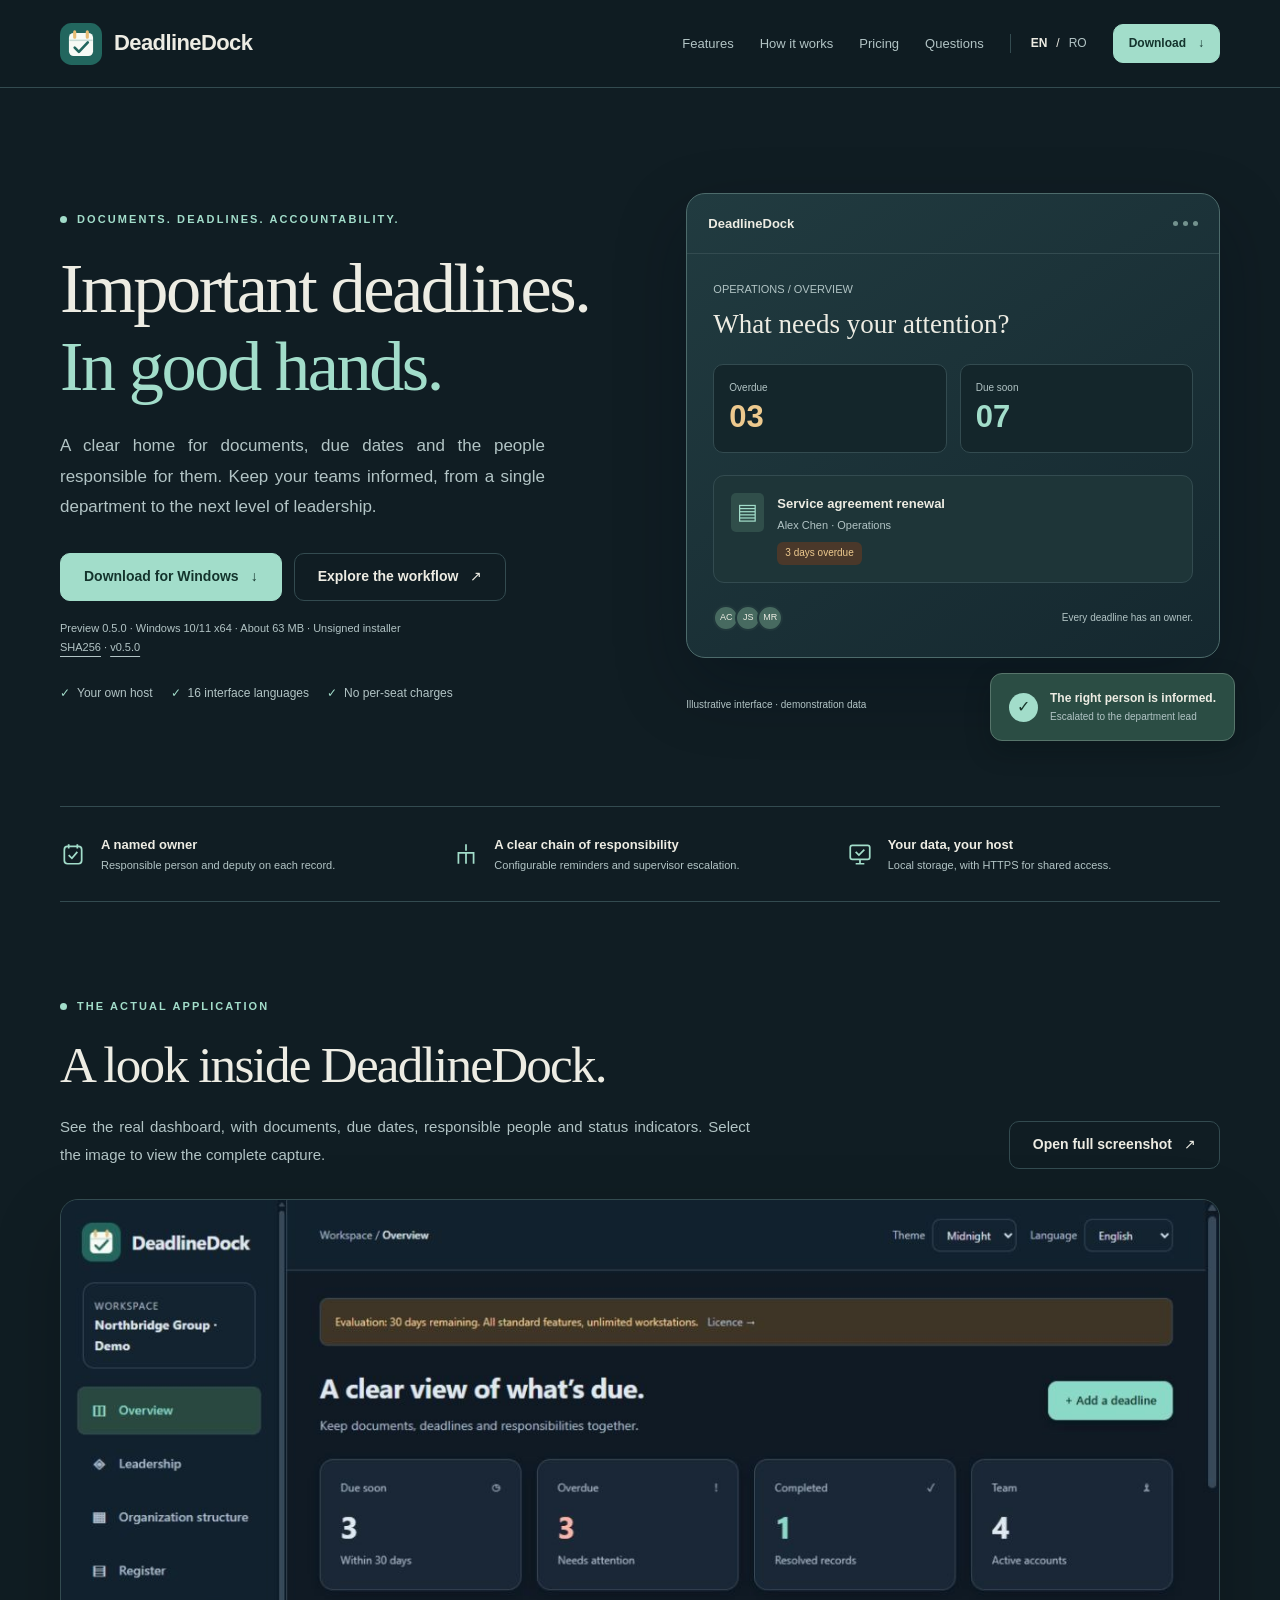
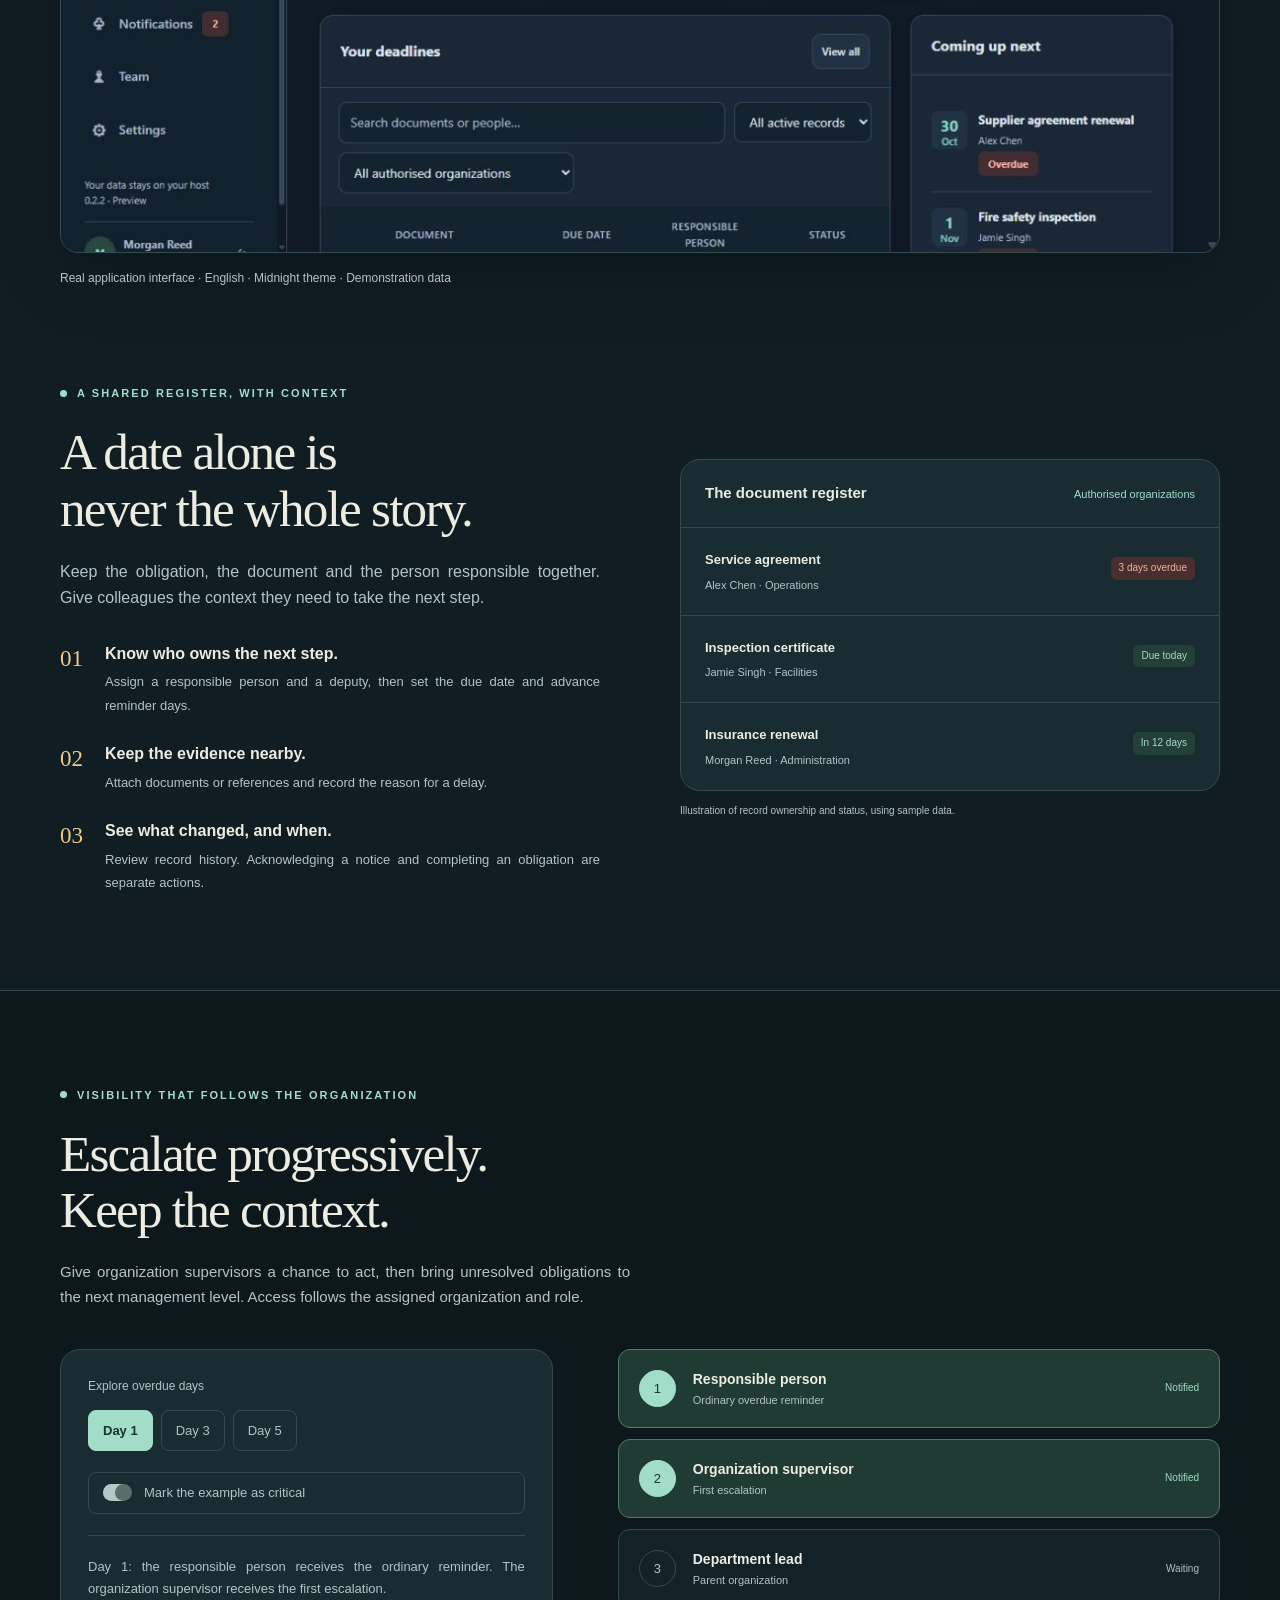
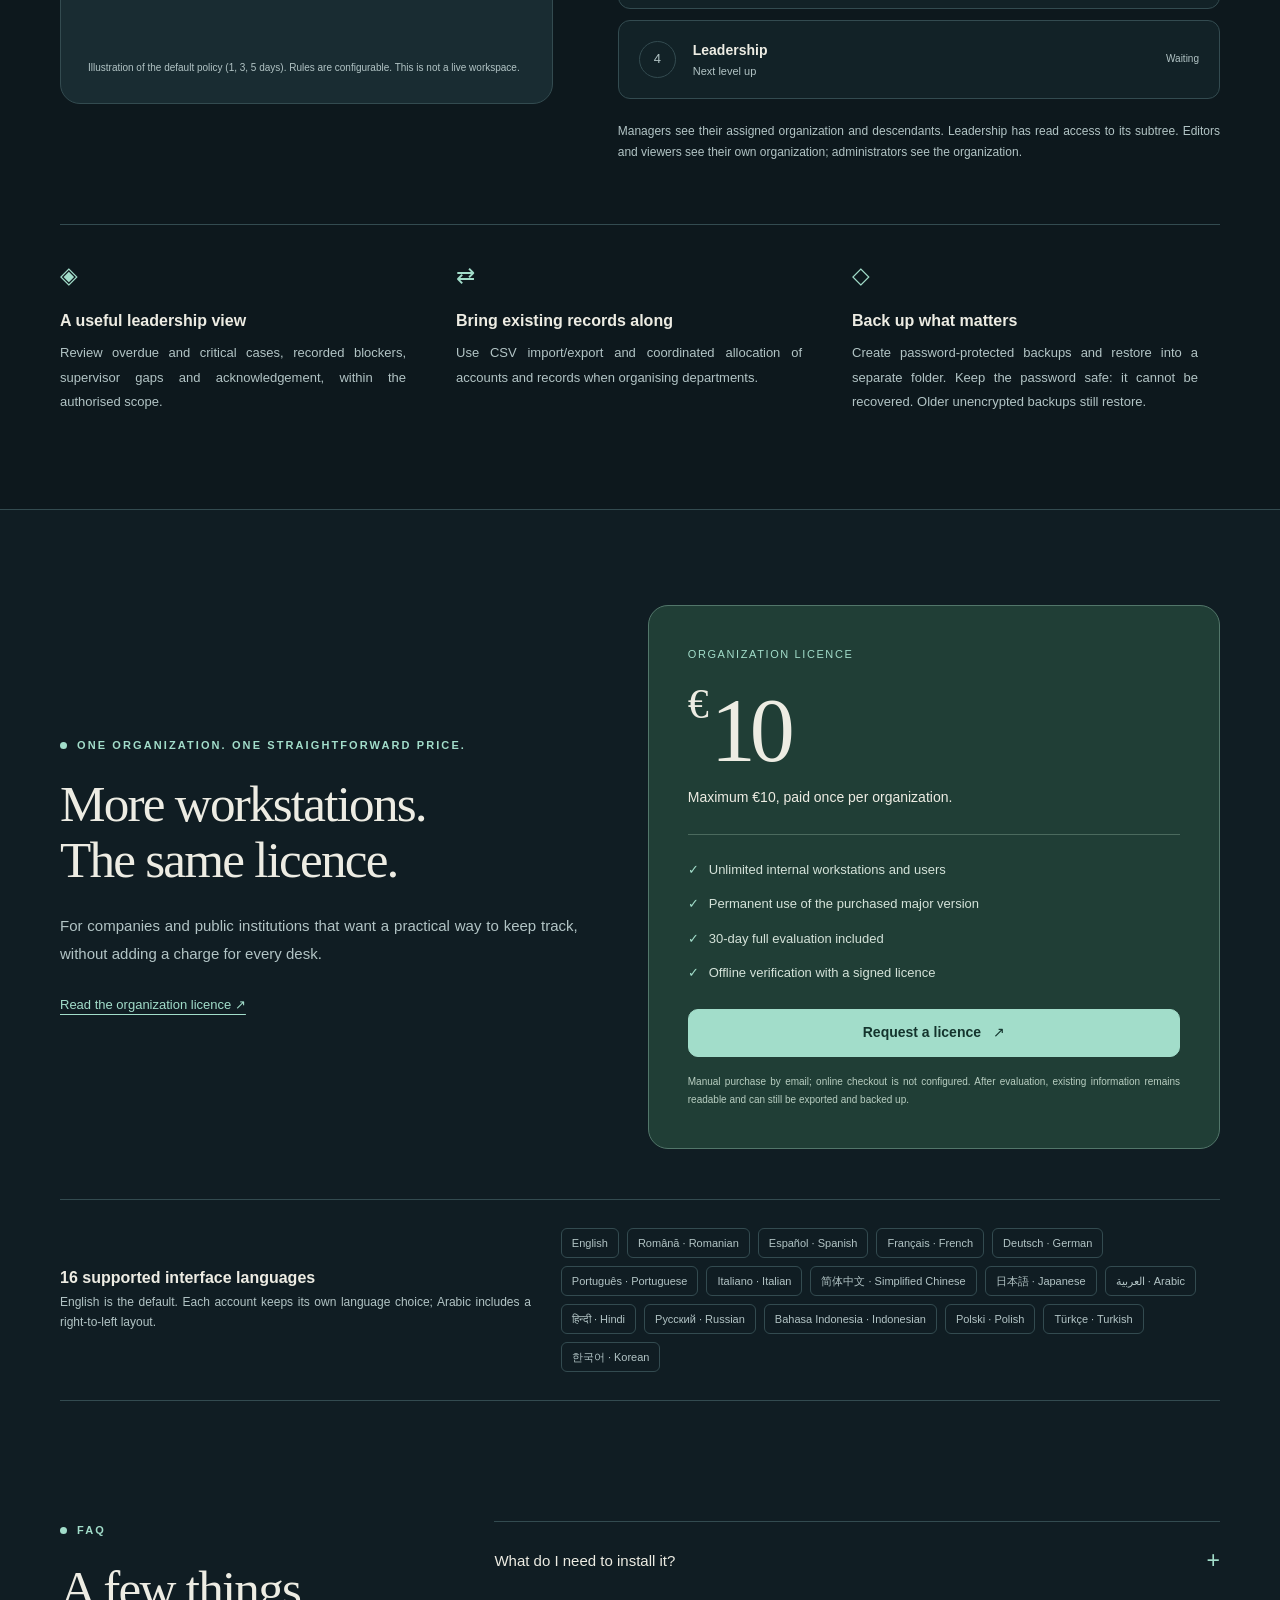
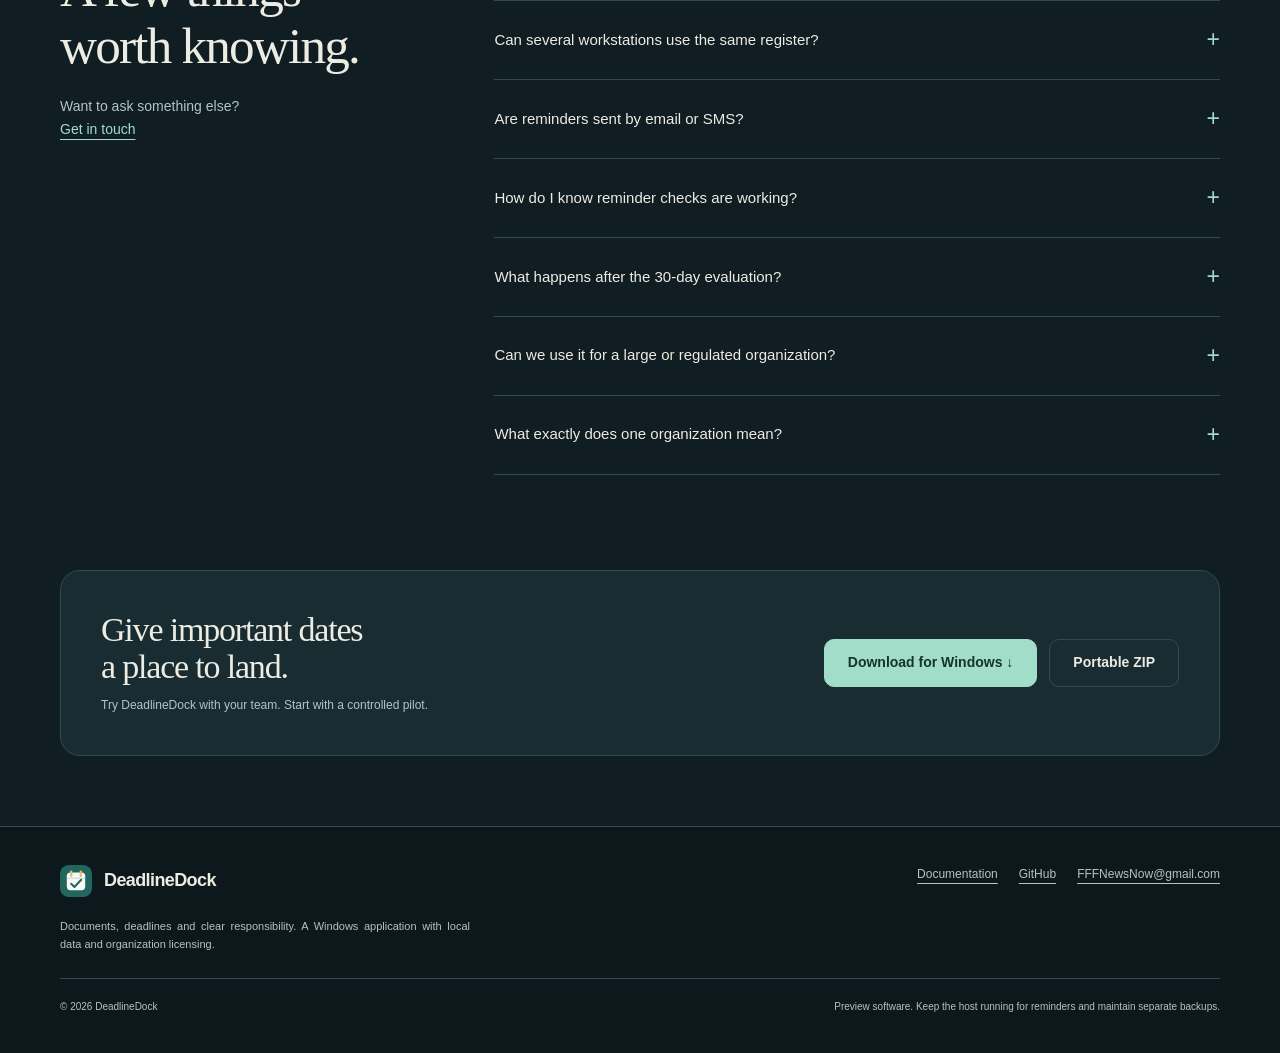
<file: index.html>
<!doctype html>
<html lang="en"><head><meta charset="utf-8"><meta name="viewport" content="width=device-width,initial-scale=1"><meta name="color-scheme" content="dark"><title>DeadlineDock — Windows deadline and document tracker</title>
<meta name="description" content="Track documents, deadlines and responsibilities on Windows. Department hierarchy, escalation and leadership dashboards. Up to €10 per organization."><meta name="robots" content="index,follow,max-image-preview:large"><meta name="google-site-verification" content="Wons1W-A62nD5cwTV264CGBM_NOvnfu3PKyM8gzLTNQ">
<link rel="canonical" href="https://grimegod.github.io/DeadlineDock/"><link rel="alternate" hreflang="en" href="https://grimegod.github.io/DeadlineDock/"><link rel="alternate" hreflang="ro" href="https://grimegod.github.io/DeadlineDock/ro.html"><link rel="alternate" hreflang="x-default" href="https://grimegod.github.io/DeadlineDock/">
<meta property="og:type" content="website"><meta property="og:site_name" content="DeadlineDock"><meta property="og:title" content="DeadlineDock — Windows deadline and document tracker"><meta property="og:description" content="Track documents, deadlines and responsibilities on Windows. Department hierarchy, escalation and leadership dashboards. Up to €10 per organization."><meta property="og:url" content="https://grimegod.github.io/DeadlineDock/"><meta property="og:image" content="https://grimegod.github.io/DeadlineDock/screenshot.jpg"><meta property="og:image:alt" content="DeadlineDock Midnight — demonstration data"><meta property="og:locale" content="en_GB"><meta name="twitter:card" content="summary_large_image">
<link rel="icon" href="logo.svg" type="image/svg+xml"><link rel="stylesheet" href="site.css"><script src="site.js" defer></script><script type="application/ld+json">{"@context": "https://schema.org", "@graph": [{"@type": "WebSite", "@id": "https://grimegod.github.io/DeadlineDock/#website", "name": "DeadlineDock", "url": "https://grimegod.github.io/DeadlineDock/"}, {"@type": "WebPage", "@id": "https://grimegod.github.io/DeadlineDock/#webpage", "url": "https://grimegod.github.io/DeadlineDock/", "name": "DeadlineDock — Windows deadline and document tracker", "description": "Track documents, deadlines and responsibilities on Windows. Department hierarchy, escalation and leadership dashboards. Up to €10 per organization.", "inLanguage": "en", "isPartOf": {"@id": "https://grimegod.github.io/DeadlineDock/#website"}, "about": {"@type": "Thing", "name": "DeadlineDock", "description": "Track documents, deadlines and responsibilities on Windows. Department hierarchy, escalation and leadership dashboards. Up to €10 per organization."}}]}</script></head>
<body><a class="skip" href="#main">Skip to content</a><header class="site-header"><div class="container header-row"><a class="brand" href="./" aria-label="DeadlineDock"><img src="logo.svg" width="42" height="42" alt="">DeadlineDock</a><nav class="nav-links" aria-label="Main navigation"><a href="#features">Features</a><a href="#workflow">How it works</a><a href="#pricing">Pricing</a><a href="#faq">Questions</a></nav><div class="language" aria-label="Website language"><a href="./" lang="en" hreflang="en" aria-current="page">EN</a><span aria-hidden="true">/</span><a href="ro.html" lang="ro" hreflang="ro" >RO</a></div><a class="button small header-download" href="https://github.com/Grimegod/DeadlineDock/releases/download/v0.5.0/DeadlineDock-0.5.0-Setup-x64.exe">Download <span aria-hidden="true">↓</span></a></div></header>
<main id="main"><section class="container hero"><div class="hero-copy"><div class="eyebrow">Documents. Deadlines. Accountability.</div><h1><span class="visually-hidden">DeadlineDock — </span>Important deadlines.<br><em>In good hands.</em></h1><p>A clear home for documents, due dates and the people responsible for them. Keep your teams informed, from a single department to the next level of leadership.</p><div class="actions"><a class="button" href="https://github.com/Grimegod/DeadlineDock/releases/download/v0.5.0/DeadlineDock-0.5.0-Setup-x64.exe">Download for Windows <span aria-hidden="true">↓</span></a><a class="button secondary" href="#workflow">Explore the workflow <span aria-hidden="true">↗</span></a></div><p class="release-note">Preview 0.5.0 · Windows 10/11 x64 · About 63 MB · Unsigned installer<br><a href="https://github.com/Grimegod/DeadlineDock/releases/download/v0.5.0/SHA256SUMS.txt">SHA256</a> · <a href="https://github.com/Grimegod/DeadlineDock/releases/tag/v0.5.0">v0.5.0</a></p><div class="hero-proof"><span>Your own host</span><span>16 interface languages</span><span>No per-seat charges</span></div></div><div class="product-scene" aria-label="Illustrative interface · demonstration data"><div class="scene-shell"><div class="scene-top"><strong>DeadlineDock</strong><div class="scene-dots" aria-hidden="true"><i></i><i></i><i></i></div></div><div class="scene-inner"><div class="scene-greeting">OPERATIONS / OVERVIEW</div><h3>What needs your attention?</h3><div class="mini-stats"><div class="mini-stat"><span>Overdue</span><strong>03</strong></div><div class="mini-stat"><span>Due soon</span><strong>07</strong></div></div><div class="scene-record"><div class="file-icon" aria-hidden="true">▤</div><div><strong>Service agreement renewal</strong><p>Alex Chen · Operations</p><span class="badge">3 days overdue</span></div></div><div class="scene-bottom"><div class="avatars" aria-hidden="true"><span>AC</span><span>JS</span><span>MR</span></div><span>Every deadline has an owner.</span></div></div></div><div class="floating-note"><span class="check" aria-hidden="true">✓</span><div><strong>The right person is informed.</strong><p>Escalated to the department lead</p></div></div><p class="illustration-label">Illustrative interface · demonstration data</p></div></section>
<div class="container facts-strip"><div class="fact"><svg viewBox="0 0 24 24" fill="none" stroke-width="1.6" aria-hidden="true"><rect x="4" y="5" width="16" height="16" rx="3"/><path d="M8 3v4m8-4v4M8 13l3 3 5-6"/></svg><div><strong>A named owner</strong><p>Responsible person and deputy on each record.</p></div></div><div class="fact"><svg viewBox="0 0 24 24" fill="none" stroke-width="1.6" aria-hidden="true"><path d="M12 3v6m-7 7v-5h14v5M5 16v5m14-5v5M12 11v10"/></svg><div><strong>A clear chain of responsibility</strong><p>Configurable reminders and supervisor escalation.</p></div></div><div class="fact"><svg viewBox="0 0 24 24" fill="none" stroke-width="1.6" aria-hidden="true"><rect x="3" y="4" width="18" height="13" rx="2"/><path d="M8 21h8m-4-4v4M8 10l3 3 5-5"/></svg><div><strong>Your data, your host</strong><p>Local storage, with HTTPS for shared access.</p></div></div></div>
<section class="container section interface-section" id="interface" aria-labelledby="interface-title"><div class="interface-heading"><div><div class="eyebrow">The actual application</div><h2 id="interface-title">A look inside DeadlineDock.</h2><p>See the real dashboard, with documents, due dates, responsible people and status indicators. Select the image to view the complete capture.</p></div><a class="button secondary" href="screenshot.jpg?rev=3a997ee85584" target="_blank" rel="noopener" aria-label="Open the complete application screenshot in a new tab">Open full screenshot <span aria-hidden="true">↗</span></a></div><figure class="interface-figure"><a class="interface-preview" href="screenshot.jpg?rev=3a997ee85584" target="_blank" rel="noopener" aria-label="Open the complete application screenshot in a new tab"><img src="screenshot.jpg?rev=3a997ee85584" width="1265" height="712" alt="Actual DeadlineDock overview with deadline statistics, document register, responsible people and upcoming dates, in the Midnight theme." loading="lazy" decoding="async"></a><figcaption>Real application interface · English · Midnight theme · Demonstration data</figcaption></figure></section>
<section class="container section split" id="features"><div><div class="eyebrow">A shared register, with context</div><h2>A date alone is<br>never the whole story.</h2><p style="margin-top:22px">Keep the obligation, the document and the person responsible together. Give colleagues the context they need to take the next step.</p><div class="feature-list"><div class="feature-row"><span class="number">01</span><div><h3>Know who owns the next step.</h3><p>Assign a responsible person and a deputy, then set the due date and advance reminder days.</p></div></div><div class="feature-row"><span class="number">02</span><div><h3>Keep the evidence nearby.</h3><p>Attach documents or references and record the reason for a delay.</p></div></div><div class="feature-row"><span class="number">03</span><div><h3>See what changed, and when.</h3><p>Review record history. Acknowledging a notice and completing an obligation are separate actions.</p></div></div></div></div><div><div class="register-card"><div class="register-title"><strong>The document register</strong><span>Authorised organizations</span></div><div class="register-item"><div><strong>Service agreement</strong><p>Alex Chen · Operations</p></div><div class="register-date"><span class="badge late">3 days overdue</span></div></div><div class="register-item"><div><strong>Inspection certificate</strong><p>Jamie Singh · Facilities</p></div><div class="register-date"><span class="badge ">Due today</span></div></div><div class="register-item"><div><strong>Insurance renewal</strong><p>Morgan Reed · Administration</p></div><div class="register-date"><span class="badge ">In 12 days</span></div></div></div><span class="inset-label">Illustration of record ownership and status, using sample data.</span></div></section>
<section class="escalation-section section" id="workflow"><div class="container"><div class="section-head"><div class="eyebrow">Visibility that follows the organization</div><h2>Escalate progressively.<br>Keep the context.</h2><p>Give organization supervisors a chance to act, then bring unresolved obligations to the next management level. Access follows the assigned organization and role.</p></div><div class="escalation-layout" data-escalation-demo><div class="demo-control"><span class="demo-label">Explore overdue days</span><div class="days"><button type="button" data-day="1" aria-pressed="true">Day 1</button><button type="button" data-day="3" aria-pressed="false">Day 3</button><button type="button" data-day="5" aria-pressed="false">Day 5</button></div><button type="button" class="priority-switch" data-critical aria-pressed="false">Mark the example as critical</button><p class="demo-explanation" data-explanation aria-live="polite">Day 1: the organization supervisor receives the first escalation.</p><p class="demo-note">Illustration of the default policy (1, 3, 5 days). Rules are configurable. This is not a live workspace.</p></div><div><div class="chain"><div class="chain-row notified" data-threshold="0"><span class="chain-icon" aria-hidden="true">1</span><div><strong>Responsible person</strong><p>Ordinary overdue reminder</p></div><span class="chain-state" data-state>Notified</span></div><div class="chain-row notified" data-threshold="1"><span class="chain-icon" aria-hidden="true">2</span><div><strong>Organization supervisor</strong><p>First escalation</p></div><span class="chain-state" data-state>Notified</span></div><div class="chain-row " data-threshold="3"><span class="chain-icon" aria-hidden="true">3</span><div><strong>Department lead</strong><p>Parent organization</p></div><span class="chain-state" data-state>Waiting</span></div><div class="chain-row " data-threshold="5"><span class="chain-icon" aria-hidden="true">4</span><div><strong>Leadership</strong><p>Next level up</p></div><span class="chain-state" data-state>Waiting</span></div></div><p class="scope-caption">Managers see their assigned organization and descendants. Leadership has read access to its subtree. Editors and viewers see their own organization; administrators see the organization.</p></div></div><div class="tools-grid"><div class="tool"><span class="tool-icon" aria-hidden="true">◈</span><h3>A useful leadership view</h3><p>Review overdue and critical cases, recorded blockers, supervisor gaps and acknowledgement, within the authorised scope.</p></div><div class="tool"><span class="tool-icon" aria-hidden="true">⇄</span><h3>Bring existing records along</h3><p>Use CSV import/export and coordinated allocation of accounts and records when organising departments.</p></div><div class="tool"><span class="tool-icon" aria-hidden="true">◇</span><h3>Back up what matters</h3><p>Create password-protected backups and restore into a separate folder. Keep the password safe: it cannot be recovered. Older unencrypted backups still restore.</p></div></div></div></section>
<section class="container section"><div class="pricing-layout" id="pricing"><div class="pricing-copy"><div class="eyebrow">One organization. One straightforward price.</div><h2>More workstations.<br>The same licence.</h2><p>For companies and public institutions that want a practical way to keep track, without adding a charge for every desk.</p><a class="quiet-link" href="https://github.com/Grimegod/DeadlineDock/blob/main/LICENSE.txt">Read the organization licence ↗</a></div><div class="price-card"><div class="price-label">Organization licence</div><div class="price-value"><span>€</span>10</div><p class="price-scope">Maximum €10, paid once per organization.</p><ul class="price-list"><li>Unlimited internal workstations and users</li><li>Permanent use of the purchased major version</li><li>30-day full evaluation included</li><li>Offline verification with a signed licence</li></ul><a class="button" href="mailto:FFFNewsNow@gmail.com?subject=DeadlineDock%20organization%20licence">Request a licence <span aria-hidden="true">↗</span></a><p class="price-fine">Manual purchase by email; online checkout is not configured. After evaluation, existing information remains readable and can still be exported and backed up.</p></div></div><div class="languages-box"><div><h3>16 supported interface languages</h3><p>English is the default. Each account keeps its own language choice; Arabic includes a right-to-left layout.</p></div><div class="language-tags"><span><bdi lang="en">English</bdi></span><span><bdi lang="ro">Română</bdi> · Romanian</span><span><bdi lang="es">Español</bdi> · Spanish</span><span><bdi lang="fr">Français</bdi> · French</span><span><bdi lang="de">Deutsch</bdi> · German</span><span><bdi lang="pt">Português</bdi> · Portuguese</span><span><bdi lang="it">Italiano</bdi> · Italian</span><span><bdi lang="zh-Hans">简体中文</bdi> · Simplified Chinese</span><span><bdi lang="ja">日本語</bdi> · Japanese</span><span><bdi lang="ar">العربية</bdi> · Arabic</span><span><bdi lang="hi">हिन्दी</bdi> · Hindi</span><span><bdi lang="ru">Русский</bdi> · Russian</span><span><bdi lang="id">Bahasa Indonesia</bdi> · Indonesian</span><span><bdi lang="pl">Polski</bdi> · Polish</span><span><bdi lang="tr">Türkçe</bdi> · Turkish</span><span><bdi lang="ko">한국어</bdi> · Korean</span></div></div></section>
<section class="container section faq-section" id="faq"><div class="faq-layout"><div class="faq-copy"><div class="eyebrow">FAQ</div><h2>A few things<br>worth knowing.</h2><p>Want to ask something else?<br><a href="mailto:FFFNewsNow@gmail.com">Get in touch</a></p></div><div><details><summary>What do I need to install it?</summary><p>Windows 10 or 11, x64. The package includes its runtime, so there is no separate .NET installation. Start the Windows host and use its browser interface.</p></details><details><summary>Can several workstations use the same register?</summary><p>Yes, through one central Windows host and configured HTTPS. Clients use a browser. Separate default installations do not synchronise automatically; the host must remain running for reminders.</p></details><details><summary>Are reminders sent by email or SMS?</summary><p>This preview provides in-app notices and Windows host notifications. It does not send email or SMS. The host checks reminders every minute while it is running.</p></details><details><summary>How do I know reminder checks are working?</summary><p>Administrators can see the last attempt and last successful check in Settings, with a warning after a failure or a stale check and a retry button. Checks run every minute while the host is on. A successful check does not mean a recipient has read a notice.</p></details><details><summary>What happens after the 30-day evaluation?</summary><p>Reading existing information, CSV export and backup remain available. A signed organization licence enables continued changes. Request the licence by email; the price is at most €10 for the organization.</p></details><details><summary>Can we use it for a large or regulated organization?</summary><p>Start with a controlled pilot. This unsigned preview has role/organization access controls, but no SSO, two-factor authentication, document-classification controls or regulatory accreditation. Validate security, capacity and your own procedures before a larger deployment.</p></details><details><summary>What exactly does one organization mean?</summary><p>One named legal entity, including its departments and branches. Separate incorporated companies, subsidiaries or agencies require their own licence. See the full terms for the purchased major version.</p></details></div></div></section>
<section class="container download-band" id="download"><div><h2>Give important dates<br>a place to land.</h2><p>Try DeadlineDock with your team. Start with a controlled pilot.</p></div><div class="actions"><a class="button" href="https://github.com/Grimegod/DeadlineDock/releases/download/v0.5.0/DeadlineDock-0.5.0-Setup-x64.exe">Download for Windows ↓</a><a class="button secondary" href="https://github.com/Grimegod/DeadlineDock/releases/download/v0.5.0/DeadlineDock-0.5.0-win-x64.zip">Portable ZIP</a></div></section></main>
<footer class="site-footer"><div class="container"><div class="footer-grid"><div class="footer-brand"><a class="brand" href="./"><img src="logo.svg" width="32" height="32" alt="">DeadlineDock</a><p>Documents, deadlines and clear responsibility. A Windows application with local data and organization licensing.</p></div><div class="footer-links"><a href="https://github.com/Grimegod/DeadlineDock/blob/main/USER-GUIDE.md">Documentation</a><a href="https://github.com/Grimegod/DeadlineDock">GitHub</a><a href="mailto:FFFNewsNow@gmail.com">FFFNewsNow@gmail.com</a></div></div><div class="footer-bottom"><span>© 2026 DeadlineDock</span><p>Preview software. Keep the host running for reminders and maintain separate backups.</p></div></div></footer></body></html>
</file>
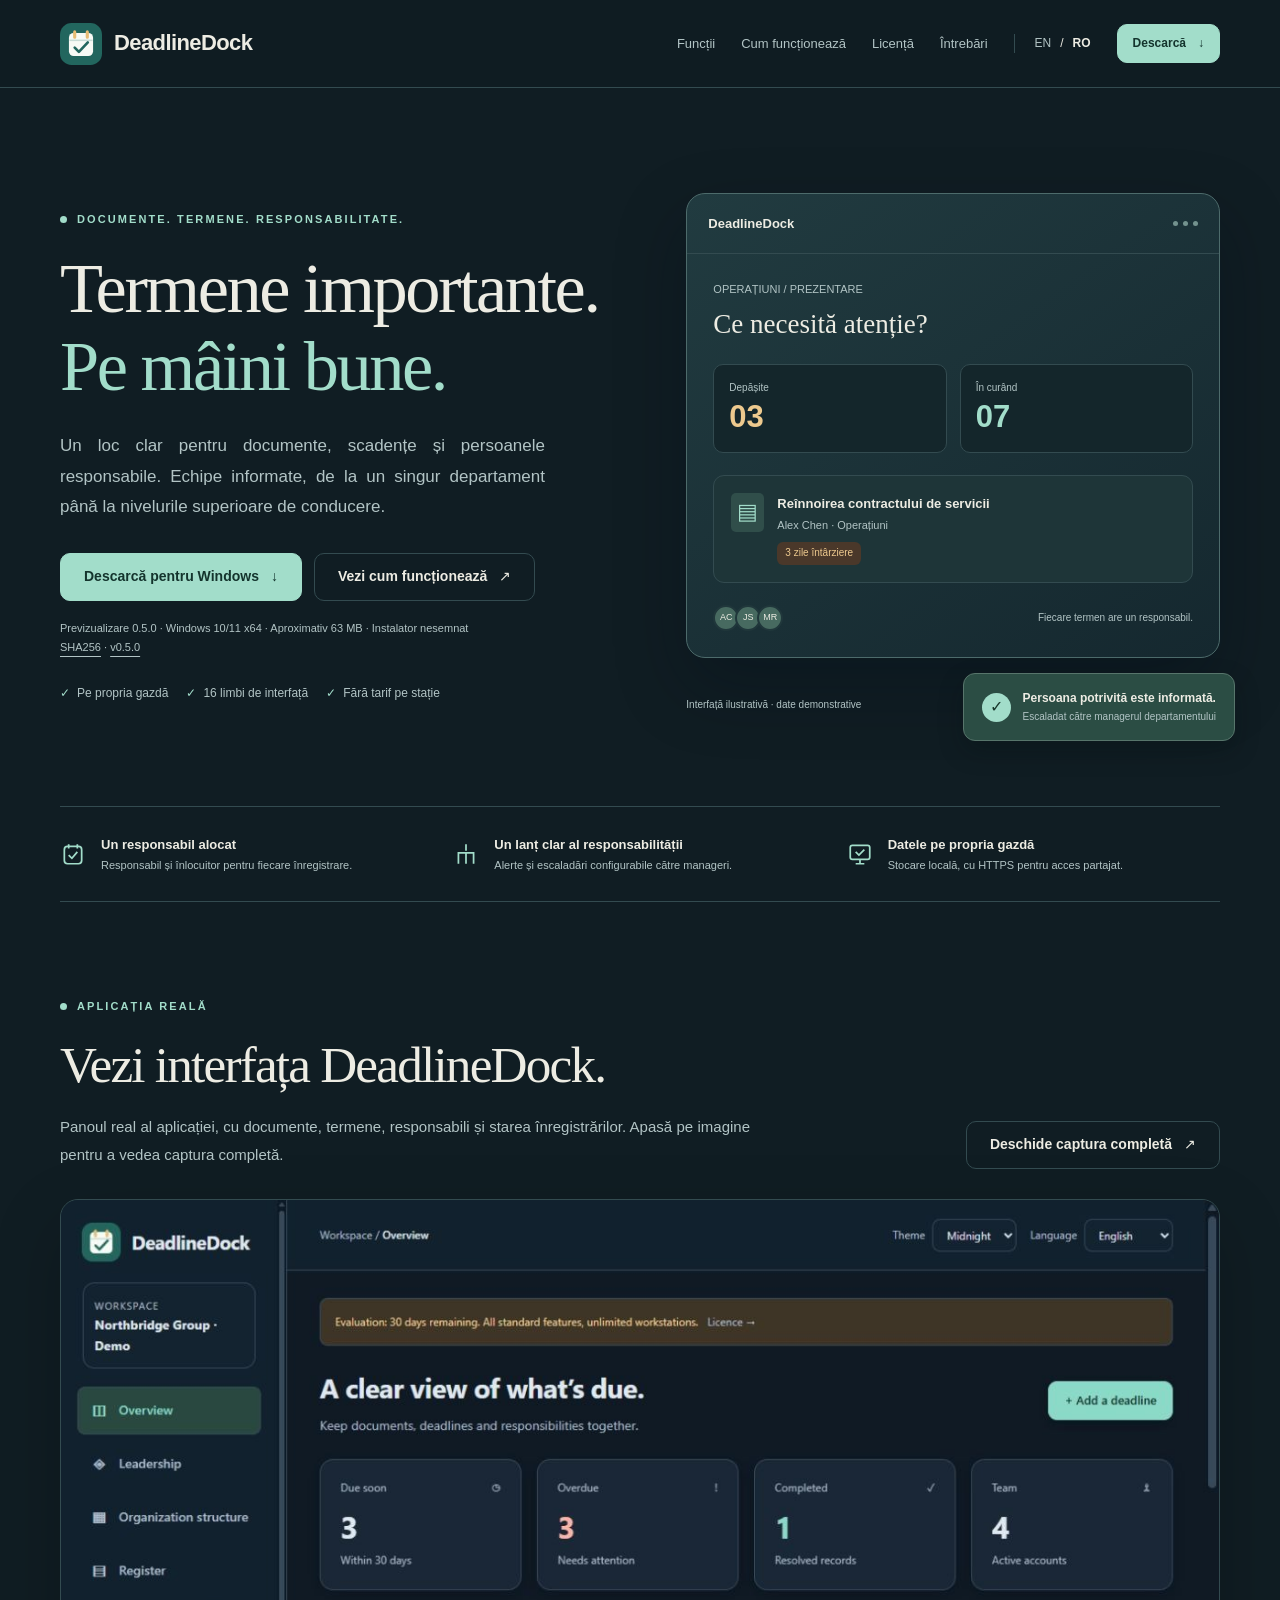
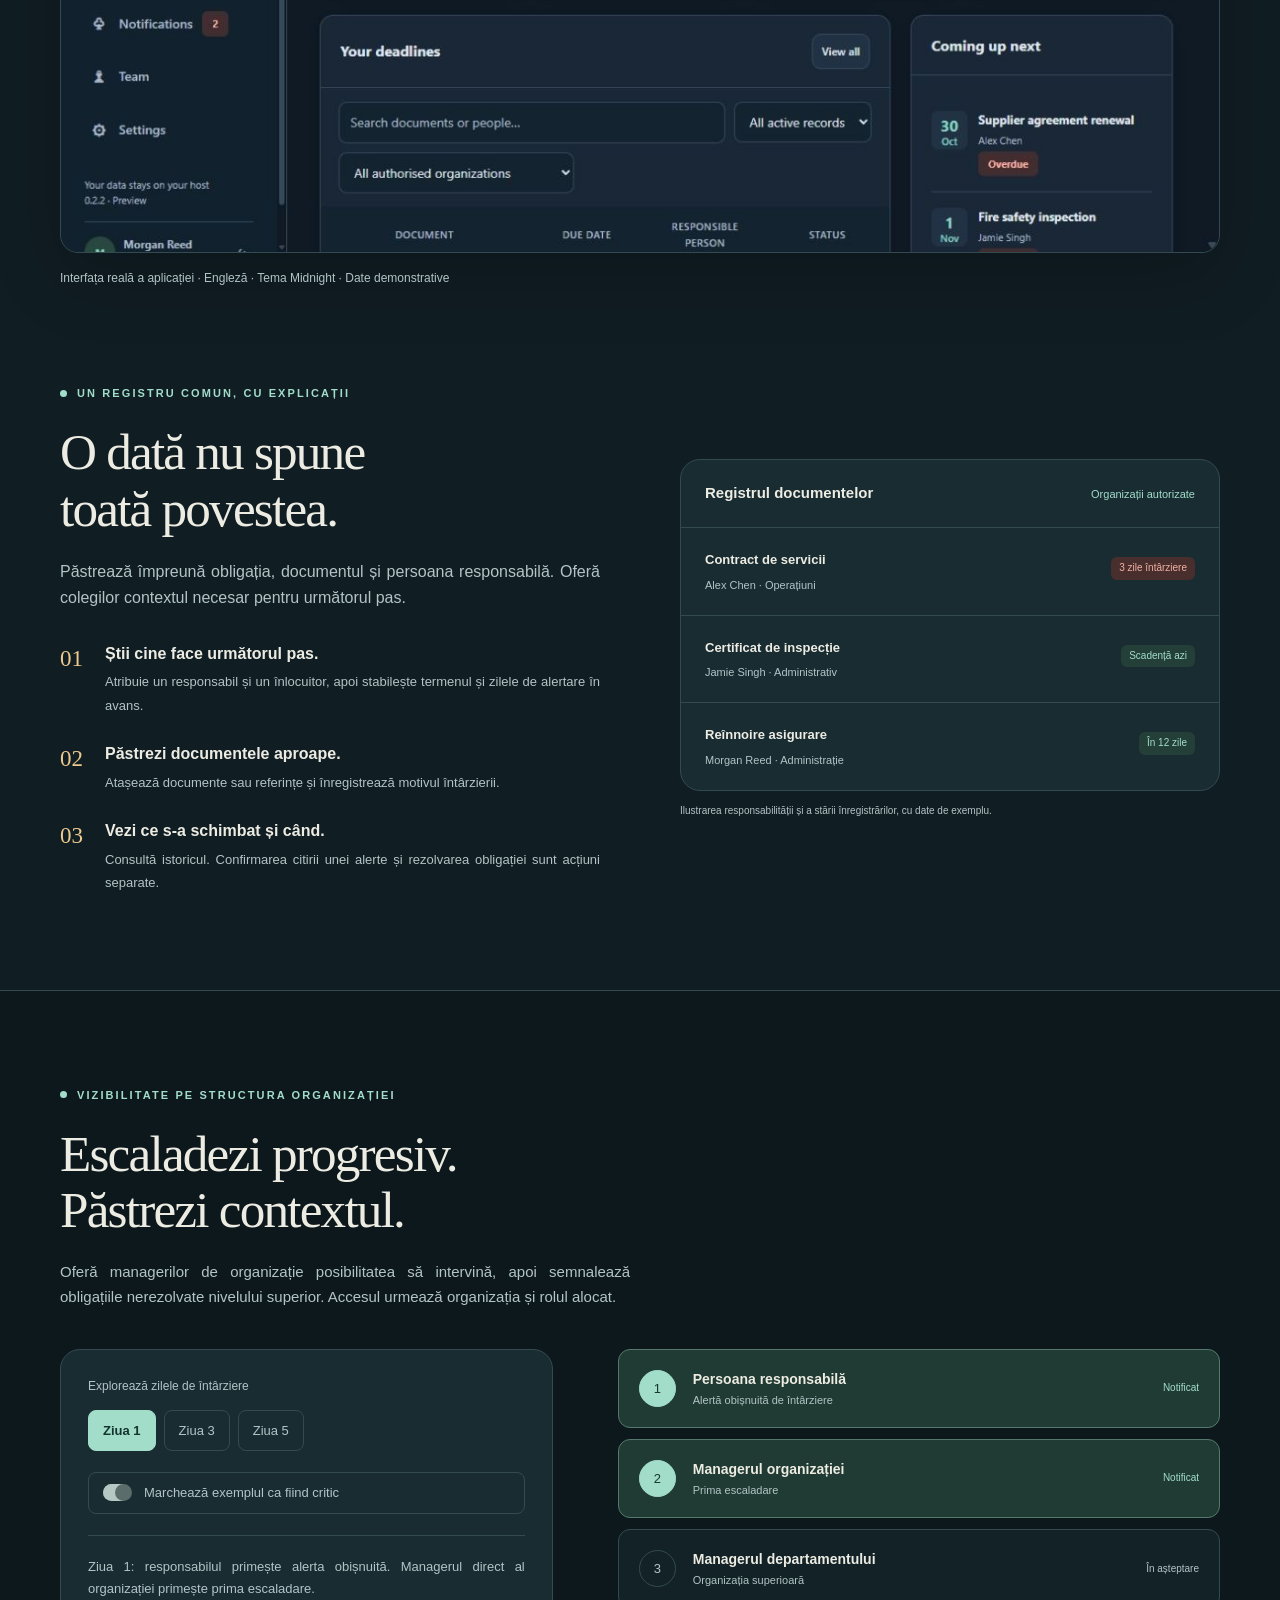
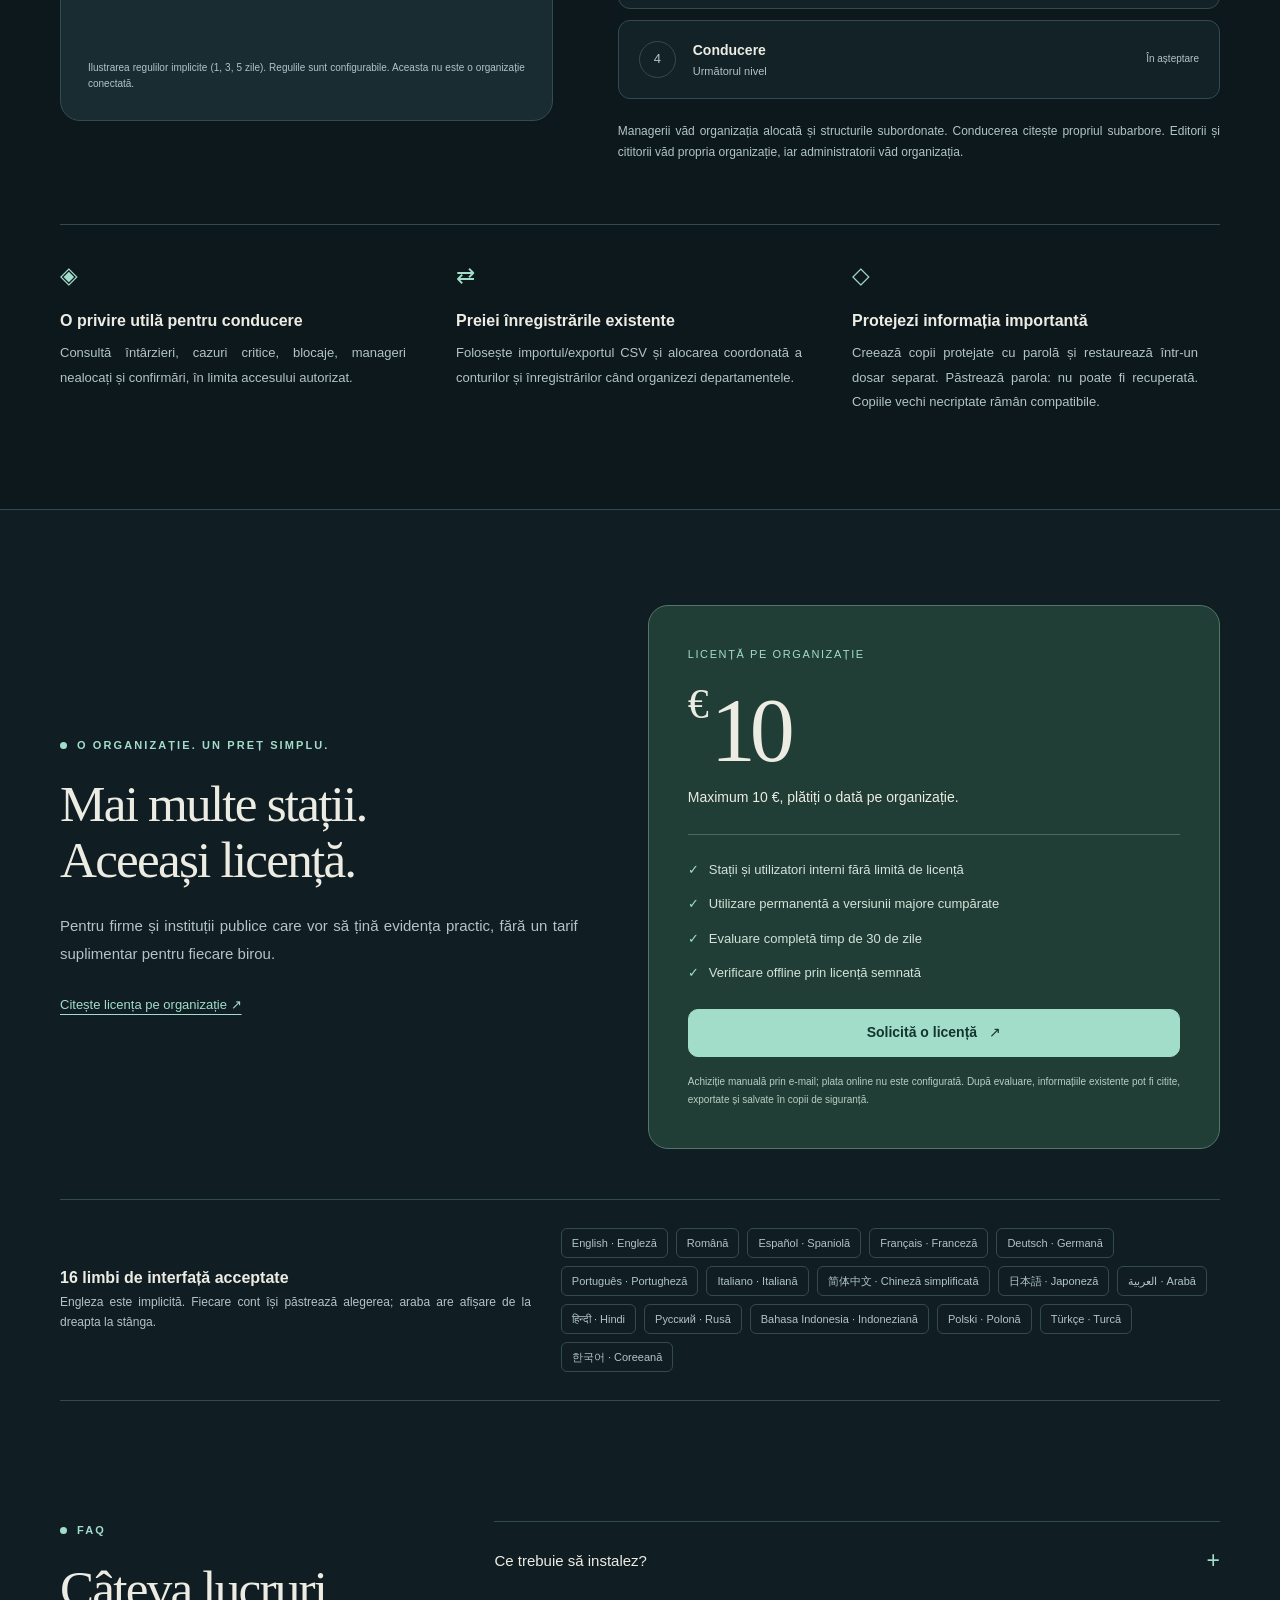
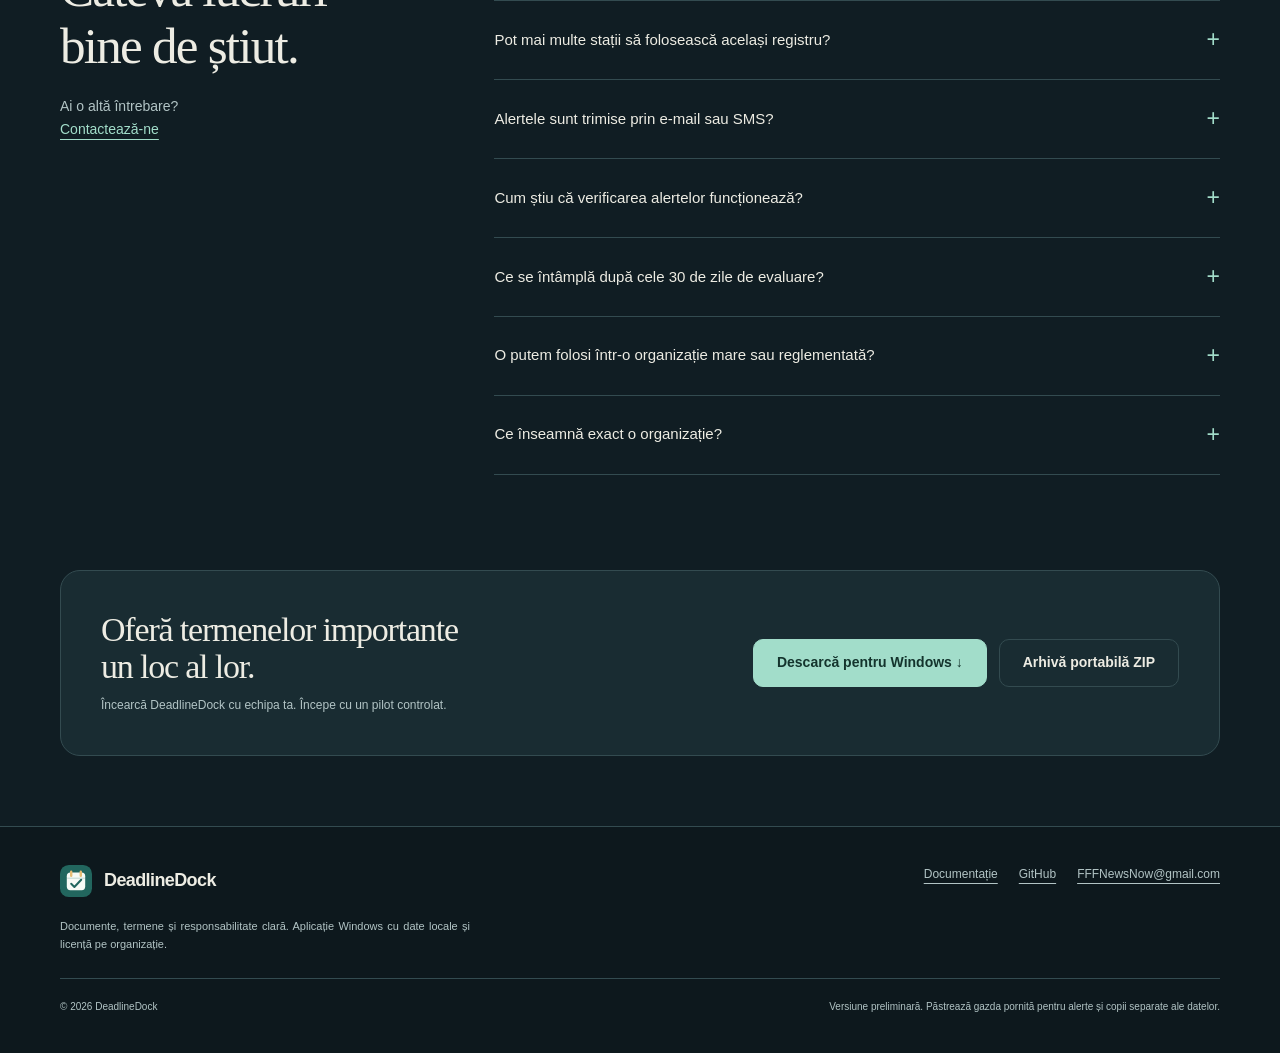
<file: ro.html>
<!doctype html>
<html lang="ro"><head><meta charset="utf-8"><meta name="viewport" content="width=device-width,initial-scale=1"><meta name="color-scheme" content="dark"><title>DeadlineDock — evidența documentelor și termenelor pentru Windows</title>
<meta name="description" content="Urmărește documentele, termenele și responsabilii pe Windows. Ierarhie pe departamente, escaladări și panou pentru conducere. Maximum 10 € pe organizație."><meta name="robots" content="index,follow,max-image-preview:large"><meta name="google-site-verification" content="Wons1W-A62nD5cwTV264CGBM_NOvnfu3PKyM8gzLTNQ">
<link rel="canonical" href="https://grimegod.github.io/DeadlineDock/ro.html"><link rel="alternate" hreflang="en" href="https://grimegod.github.io/DeadlineDock/"><link rel="alternate" hreflang="ro" href="https://grimegod.github.io/DeadlineDock/ro.html"><link rel="alternate" hreflang="x-default" href="https://grimegod.github.io/DeadlineDock/">
<meta property="og:type" content="website"><meta property="og:site_name" content="DeadlineDock"><meta property="og:title" content="DeadlineDock — evidența documentelor și termenelor pentru Windows"><meta property="og:description" content="Urmărește documentele, termenele și responsabilii pe Windows. Ierarhie pe departamente, escaladări și panou pentru conducere. Maximum 10 € pe organizație."><meta property="og:url" content="https://grimegod.github.io/DeadlineDock/ro.html"><meta property="og:image" content="https://grimegod.github.io/DeadlineDock/screenshot.jpg"><meta property="og:image:alt" content="DeadlineDock Midnight — demonstration data"><meta property="og:locale" content="ro_RO"><meta name="twitter:card" content="summary_large_image">
<link rel="icon" href="logo.svg" type="image/svg+xml"><link rel="stylesheet" href="site.css"><script src="site.js" defer></script><script type="application/ld+json">{"@context": "https://schema.org", "@graph": [{"@type": "WebSite", "@id": "https://grimegod.github.io/DeadlineDock/#website", "name": "DeadlineDock", "url": "https://grimegod.github.io/DeadlineDock/"}, {"@type": "WebPage", "@id": "https://grimegod.github.io/DeadlineDock/ro.html#webpage", "url": "https://grimegod.github.io/DeadlineDock/ro.html", "name": "DeadlineDock — evidența documentelor și termenelor pentru Windows", "description": "Urmărește documentele, termenele și responsabilii pe Windows. Ierarhie pe departamente, escaladări și panou pentru conducere. Maximum 10 € pe organizație.", "inLanguage": "ro", "isPartOf": {"@id": "https://grimegod.github.io/DeadlineDock/#website"}, "about": {"@type": "Thing", "name": "DeadlineDock", "description": "Urmărește documentele, termenele și responsabilii pe Windows. Ierarhie pe departamente, escaladări și panou pentru conducere. Maximum 10 € pe organizație."}}]}</script></head>
<body><a class="skip" href="#main">Sari la conținut</a><header class="site-header"><div class="container header-row"><a class="brand" href="ro.html" aria-label="DeadlineDock"><img src="logo.svg" width="42" height="42" alt="">DeadlineDock</a><nav class="nav-links" aria-label="Navigare principală"><a href="#features">Funcții</a><a href="#workflow">Cum funcționează</a><a href="#pricing">Licență</a><a href="#faq">Întrebări</a></nav><div class="language" aria-label="Limba site-ului"><a href="./" lang="en" hreflang="en" >EN</a><span aria-hidden="true">/</span><a href="ro.html" lang="ro" hreflang="ro" aria-current="page">RO</a></div><a class="button small header-download" href="https://github.com/Grimegod/DeadlineDock/releases/download/v0.5.0/DeadlineDock-0.5.0-Setup-x64.exe">Descarcă <span aria-hidden="true">↓</span></a></div></header>
<main id="main"><section class="container hero"><div class="hero-copy"><div class="eyebrow">Documente. Termene. Responsabilitate.</div><h1><span class="visually-hidden">DeadlineDock — </span>Termene importante.<br><em>Pe mâini bune.</em></h1><p>Un loc clar pentru documente, scadențe și persoanele responsabile. Echipe informate, de la un singur departament până la nivelurile superioare de conducere.</p><div class="actions"><a class="button" href="https://github.com/Grimegod/DeadlineDock/releases/download/v0.5.0/DeadlineDock-0.5.0-Setup-x64.exe">Descarcă pentru Windows <span aria-hidden="true">↓</span></a><a class="button secondary" href="#workflow">Vezi cum funcționează <span aria-hidden="true">↗</span></a></div><p class="release-note">Previzualizare 0.5.0 · Windows 10/11 x64 · Aproximativ 63 MB · Instalator nesemnat<br><a href="https://github.com/Grimegod/DeadlineDock/releases/download/v0.5.0/SHA256SUMS.txt">SHA256</a> · <a href="https://github.com/Grimegod/DeadlineDock/releases/tag/v0.5.0">v0.5.0</a></p><div class="hero-proof"><span>Pe propria gazdă</span><span>16 limbi de interfață</span><span>Fără tarif pe stație</span></div></div><div class="product-scene" aria-label="Interfață ilustrativă · date demonstrative"><div class="scene-shell"><div class="scene-top"><strong>DeadlineDock</strong><div class="scene-dots" aria-hidden="true"><i></i><i></i><i></i></div></div><div class="scene-inner"><div class="scene-greeting">OPERAȚIUNI / PREZENTARE</div><h3>Ce necesită atenție?</h3><div class="mini-stats"><div class="mini-stat"><span>Depășite</span><strong>03</strong></div><div class="mini-stat"><span>În curând</span><strong>07</strong></div></div><div class="scene-record"><div class="file-icon" aria-hidden="true">▤</div><div><strong>Reînnoirea contractului de servicii</strong><p>Alex Chen · Operațiuni</p><span class="badge">3 zile întârziere</span></div></div><div class="scene-bottom"><div class="avatars" aria-hidden="true"><span>AC</span><span>JS</span><span>MR</span></div><span>Fiecare termen are un responsabil.</span></div></div></div><div class="floating-note"><span class="check" aria-hidden="true">✓</span><div><strong>Persoana potrivită este informată.</strong><p>Escaladat către managerul departamentului</p></div></div><p class="illustration-label">Interfață ilustrativă · date demonstrative</p></div></section>
<div class="container facts-strip"><div class="fact"><svg viewBox="0 0 24 24" fill="none" stroke-width="1.6" aria-hidden="true"><rect x="4" y="5" width="16" height="16" rx="3"/><path d="M8 3v4m8-4v4M8 13l3 3 5-6"/></svg><div><strong>Un responsabil alocat</strong><p>Responsabil și înlocuitor pentru fiecare înregistrare.</p></div></div><div class="fact"><svg viewBox="0 0 24 24" fill="none" stroke-width="1.6" aria-hidden="true"><path d="M12 3v6m-7 7v-5h14v5M5 16v5m14-5v5M12 11v10"/></svg><div><strong>Un lanț clar al responsabilității</strong><p>Alerte și escaladări configurabile către manageri.</p></div></div><div class="fact"><svg viewBox="0 0 24 24" fill="none" stroke-width="1.6" aria-hidden="true"><rect x="3" y="4" width="18" height="13" rx="2"/><path d="M8 21h8m-4-4v4M8 10l3 3 5-5"/></svg><div><strong>Datele pe propria gazdă</strong><p>Stocare locală, cu HTTPS pentru acces partajat.</p></div></div></div>
<section class="container section interface-section" id="interface" aria-labelledby="interface-title"><div class="interface-heading"><div><div class="eyebrow">Aplicația reală</div><h2 id="interface-title">Vezi interfața DeadlineDock.</h2><p>Panoul real al aplicației, cu documente, termene, responsabili și starea înregistrărilor. Apasă pe imagine pentru a vedea captura completă.</p></div><a class="button secondary" href="screenshot.jpg?rev=3a997ee85584" target="_blank" rel="noopener" aria-label="Deschide captura completă a aplicației într-un tab nou">Deschide captura completă <span aria-hidden="true">↗</span></a></div><figure class="interface-figure"><a class="interface-preview" href="screenshot.jpg?rev=3a997ee85584" target="_blank" rel="noopener" aria-label="Deschide captura completă a aplicației într-un tab nou"><img src="screenshot.jpg?rev=3a997ee85584" width="1265" height="712" alt="Panoul real DeadlineDock cu statistici despre termene, registrul documentelor, responsabili și scadențe, în tema Midnight." loading="lazy" decoding="async"></a><figcaption>Interfața reală a aplicației · Engleză · Tema Midnight · Date demonstrative</figcaption></figure></section>
<section class="container section split" id="features"><div><div class="eyebrow">Un registru comun, cu explicații</div><h2>O dată nu spune<br>toată povestea.</h2><p style="margin-top:22px">Păstrează împreună obligația, documentul și persoana responsabilă. Oferă colegilor contextul necesar pentru următorul pas.</p><div class="feature-list"><div class="feature-row"><span class="number">01</span><div><h3>Știi cine face următorul pas.</h3><p>Atribuie un responsabil și un înlocuitor, apoi stabilește termenul și zilele de alertare în avans.</p></div></div><div class="feature-row"><span class="number">02</span><div><h3>Păstrezi documentele aproape.</h3><p>Atașează documente sau referințe și înregistrează motivul întârzierii.</p></div></div><div class="feature-row"><span class="number">03</span><div><h3>Vezi ce s-a schimbat și când.</h3><p>Consultă istoricul. Confirmarea citirii unei alerte și rezolvarea obligației sunt acțiuni separate.</p></div></div></div></div><div><div class="register-card"><div class="register-title"><strong>Registrul documentelor</strong><span>Organizații autorizate</span></div><div class="register-item"><div><strong>Contract de servicii</strong><p>Alex Chen · Operațiuni</p></div><div class="register-date"><span class="badge late">3 zile întârziere</span></div></div><div class="register-item"><div><strong>Certificat de inspecție</strong><p>Jamie Singh · Administrativ</p></div><div class="register-date"><span class="badge ">Scadență azi</span></div></div><div class="register-item"><div><strong>Reînnoire asigurare</strong><p>Morgan Reed · Administrație</p></div><div class="register-date"><span class="badge ">În 12 zile</span></div></div></div><span class="inset-label">Ilustrarea responsabilității și a stării înregistrărilor, cu date de exemplu.</span></div></section>
<section class="escalation-section section" id="workflow"><div class="container"><div class="section-head"><div class="eyebrow">Vizibilitate pe structura organizației</div><h2>Escaladezi progresiv.<br>Păstrezi contextul.</h2><p>Oferă managerilor de organizație posibilitatea să intervină, apoi semnalează obligațiile nerezolvate nivelului superior. Accesul urmează organizația și rolul alocat.</p></div><div class="escalation-layout" data-escalation-demo><div class="demo-control"><span class="demo-label">Explorează zilele de întârziere</span><div class="days"><button type="button" data-day="1" aria-pressed="true">Ziua 1</button><button type="button" data-day="3" aria-pressed="false">Ziua 3</button><button type="button" data-day="5" aria-pressed="false">Ziua 5</button></div><button type="button" class="priority-switch" data-critical aria-pressed="false">Marchează exemplul ca fiind critic</button><p class="demo-explanation" data-explanation aria-live="polite">Ziua 1: managerul direct al organizației primește prima escaladare.</p><p class="demo-note">Ilustrarea regulilor implicite (1, 3, 5 zile). Regulile sunt configurabile. Aceasta nu este o organizație conectată.</p></div><div><div class="chain"><div class="chain-row notified" data-threshold="0"><span class="chain-icon" aria-hidden="true">1</span><div><strong>Persoana responsabilă</strong><p>Alertă obișnuită de întârziere</p></div><span class="chain-state" data-state>Notificat</span></div><div class="chain-row notified" data-threshold="1"><span class="chain-icon" aria-hidden="true">2</span><div><strong>Managerul organizației</strong><p>Prima escaladare</p></div><span class="chain-state" data-state>Notificat</span></div><div class="chain-row " data-threshold="3"><span class="chain-icon" aria-hidden="true">3</span><div><strong>Managerul departamentului</strong><p>Organizația superioară</p></div><span class="chain-state" data-state>În așteptare</span></div><div class="chain-row " data-threshold="5"><span class="chain-icon" aria-hidden="true">4</span><div><strong>Conducere</strong><p>Următorul nivel</p></div><span class="chain-state" data-state>În așteptare</span></div></div><p class="scope-caption">Managerii văd organizația alocată și structurile subordonate. Conducerea citește propriul subarbore. Editorii și cititorii văd propria organizație, iar administratorii văd organizația.</p></div></div><div class="tools-grid"><div class="tool"><span class="tool-icon" aria-hidden="true">◈</span><h3>O privire utilă pentru conducere</h3><p>Consultă întârzieri, cazuri critice, blocaje, manageri nealocați și confirmări, în limita accesului autorizat.</p></div><div class="tool"><span class="tool-icon" aria-hidden="true">⇄</span><h3>Preiei înregistrările existente</h3><p>Folosește importul/exportul CSV și alocarea coordonată a conturilor și înregistrărilor când organizezi departamentele.</p></div><div class="tool"><span class="tool-icon" aria-hidden="true">◇</span><h3>Protejezi informația importantă</h3><p>Creează copii protejate cu parolă și restaurează într-un dosar separat. Păstrează parola: nu poate fi recuperată. Copiile vechi necriptate rămân compatibile.</p></div></div></div></section>
<section class="container section"><div class="pricing-layout" id="pricing"><div class="pricing-copy"><div class="eyebrow">O organizație. Un preț simplu.</div><h2>Mai multe stații.<br>Aceeași licență.</h2><p>Pentru firme și instituții publice care vor să țină evidența practic, fără un tarif suplimentar pentru fiecare birou.</p><a class="quiet-link" href="https://github.com/Grimegod/DeadlineDock/blob/main/LICENSE.txt">Citește licența pe organizație ↗</a></div><div class="price-card"><div class="price-label">Licență pe organizație</div><div class="price-value"><span>€</span>10</div><p class="price-scope">Maximum 10 €, plătiți o dată pe organizație.</p><ul class="price-list"><li>Stații și utilizatori interni fără limită de licență</li><li>Utilizare permanentă a versiunii majore cumpărate</li><li>Evaluare completă timp de 30 de zile</li><li>Verificare offline prin licență semnată</li></ul><a class="button" href="mailto:FFFNewsNow@gmail.com?subject=DeadlineDock%20organization%20licence">Solicită o licență <span aria-hidden="true">↗</span></a><p class="price-fine">Achiziție manuală prin e-mail; plata online nu este configurată. După evaluare, informațiile existente pot fi citite, exportate și salvate în copii de siguranță.</p></div></div><div class="languages-box"><div><h3>16 limbi de interfață acceptate</h3><p>Engleza este implicită. Fiecare cont își păstrează alegerea; araba are afișare de la dreapta la stânga.</p></div><div class="language-tags"><span><bdi lang="en">English</bdi> · Engleză</span><span><bdi lang="ro">Română</bdi></span><span><bdi lang="es">Español</bdi> · Spaniolă</span><span><bdi lang="fr">Français</bdi> · Franceză</span><span><bdi lang="de">Deutsch</bdi> · Germană</span><span><bdi lang="pt">Português</bdi> · Portugheză</span><span><bdi lang="it">Italiano</bdi> · Italiană</span><span><bdi lang="zh-Hans">简体中文</bdi> · Chineză simplificată</span><span><bdi lang="ja">日本語</bdi> · Japoneză</span><span><bdi lang="ar">العربية</bdi> · Arabă</span><span><bdi lang="hi">हिन्दी</bdi> · Hindi</span><span><bdi lang="ru">Русский</bdi> · Rusă</span><span><bdi lang="id">Bahasa Indonesia</bdi> · Indoneziană</span><span><bdi lang="pl">Polski</bdi> · Polonă</span><span><bdi lang="tr">Türkçe</bdi> · Turcă</span><span><bdi lang="ko">한국어</bdi> · Coreeană</span></div></div></section>
<section class="container section faq-section" id="faq"><div class="faq-layout"><div class="faq-copy"><div class="eyebrow">FAQ</div><h2>Câteva lucruri<br>bine de știut.</h2><p>Ai o altă întrebare?<br><a href="mailto:FFFNewsNow@gmail.com">Contactează-ne</a></p></div><div><details><summary>Ce trebuie să instalez?</summary><p>Windows 10 sau 11, x64. Pachetul include mediul de rulare, deci nu este necesară instalarea separată a .NET. Pornești gazda Windows și folosești interfața în browser.</p></details><details><summary>Pot mai multe stații să folosească același registru?</summary><p>Da, printr-o singură gazdă Windows centrală și HTTPS configurat. Stațiile folosesc browserul. Instalările implicite separate nu se sincronizează automat; gazda trebuie să rămână pornită pentru alerte.</p></details><details><summary>Alertele sunt trimise prin e-mail sau SMS?</summary><p>Această versiune oferă notificări în aplicație și pe gazda Windows. Nu trimite e-mail sau SMS. Gazda verifică alertele la fiecare minut cât timp este pornită.</p></details><details><summary>Cum știu că verificarea alertelor funcționează?</summary><p>Administratorii văd ultima încercare și ultima verificare reușită în Setări, cu avertizare la eșec sau la o verificare întârziată și buton de reîncercare. Verificările rulează în fiecare minut cât timp gazda este pornită. O verificare reușită nu înseamnă că destinatarul a citit notificarea.</p></details><details><summary>Ce se întâmplă după cele 30 de zile de evaluare?</summary><p>Rămân disponibile citirea informațiilor, exportul CSV și copiile de siguranță. O licență semnată permite continuarea modificărilor. Licența se solicită prin e-mail și costă maximum 10 € pe organizație.</p></details><details><summary>O putem folosi într-o organizație mare sau reglementată?</summary><p>Începe cu un pilot controlat. Această versiune nesemnată are acces pe rol și organizație, dar nu include SSO, autentificare cu doi factori, clasificarea documentelor sau certificări de conformitate. Validează securitatea, capacitatea și procedurile proprii înainte de extindere.</p></details><details><summary>Ce înseamnă exact o organizație?</summary><p>O singură entitate juridică, inclusiv departamentele și sucursalele ei. Societățile, filialele sau agențiile cu personalitate juridică separată au nevoie de licențe proprii. Consultă termenii pentru versiunea majoră cumpărată.</p></details></div></div></section>
<section class="container download-band" id="download"><div><h2>Oferă termenelor importante<br>un loc al lor.</h2><p>Încearcă DeadlineDock cu echipa ta. Începe cu un pilot controlat.</p></div><div class="actions"><a class="button" href="https://github.com/Grimegod/DeadlineDock/releases/download/v0.5.0/DeadlineDock-0.5.0-Setup-x64.exe">Descarcă pentru Windows ↓</a><a class="button secondary" href="https://github.com/Grimegod/DeadlineDock/releases/download/v0.5.0/DeadlineDock-0.5.0-win-x64.zip">Arhivă portabilă ZIP</a></div></section></main>
<footer class="site-footer"><div class="container"><div class="footer-grid"><div class="footer-brand"><a class="brand" href="ro.html"><img src="logo.svg" width="32" height="32" alt="">DeadlineDock</a><p>Documente, termene și responsabilitate clară. Aplicație Windows cu date locale și licență pe organizație.</p></div><div class="footer-links"><a href="https://github.com/Grimegod/DeadlineDock/blob/main/USER-GUIDE.md">Documentație</a><a href="https://github.com/Grimegod/DeadlineDock">GitHub</a><a href="mailto:FFFNewsNow@gmail.com">FFFNewsNow@gmail.com</a></div></div><div class="footer-bottom"><span>© 2026 DeadlineDock</span><p>Versiune preliminară. Păstrează gazda pornită pentru alerte și copii separate ale datelor.</p></div></div></footer></body></html>
</file>
<file: site.css>
:root{color-scheme:dark;--bg:#101d23;--panel:#192c32;--deep:#0d181d;--line:#334b50;--text:#edece3;--muted:#b2c4c5;--mint:#a2ddca;--gold:#edc98e;--danger:#f2b1a2;--radius:20px;font-family:'Segoe UI',Arial,sans-serif;font-synthesis:none}*{box-sizing:border-box}html{scroll-behavior:smooth;scroll-padding-top:100px}body{margin:0;background:var(--bg);color:var(--text);font-size:16px;line-height:1.65}a{color:inherit;text-decoration-thickness:1px;text-underline-offset:5px}button,input{font:inherit}button{cursor:pointer}a,button{touch-action:manipulation}a:focus-visible,button:focus-visible,summary:focus-visible{outline:3px solid var(--gold);outline-offset:5px}h1,h2,h3,p{margin:0}h1,h2{font-family:Georgia,'Times New Roman',serif;font-weight:400;line-height:1.1;letter-spacing:-.035em}h1{font-size:clamp(44px,5.5vw,76px)}h2{font-size:clamp(34px,4vw,53px)}h3{font-size:19px;font-weight:600;line-height:1.35}p{color:var(--muted)}.container{width:min(1160px,calc(100% - 56px));margin-inline:auto}.skip{position:fixed;top:-100px;left:20px;background:var(--mint);color:var(--deep);padding:12px 18px;z-index:50}.skip:focus{top:12px}.site-header{position:sticky;top:0;z-index:10;background:#101d23f5;border-bottom:1px solid var(--line);backdrop-filter:blur(14px)}.header-row{min-height:87px;display:flex;align-items:center;gap:26px}.brand{display:inline-flex;align-items:center;gap:12px;text-decoration:none;font-size:22px;font-weight:700;letter-spacing:-.6px;white-space:nowrap}.brand img{width:42px;height:42px}.nav-links{display:flex;align-items:center;gap:26px;margin-inline-start:auto}.nav-links a{font-size:13px;text-decoration:none;color:var(--muted);white-space:nowrap}.nav-links a:hover{color:var(--mint)}.language{display:inline-flex;gap:9px;align-items:center;border-inline-start:1px solid var(--line);padding-inline-start:20px;font-size:12px}.language a{text-decoration:none;color:var(--muted)}.language a[aria-current=page]{color:var(--text);font-weight:700}.button{display:inline-flex;align-items:center;justify-content:center;gap:12px;min-height:48px;padding:11px 23px;background:var(--mint);border:1px solid var(--mint);border-radius:10px;color:#14342d;text-decoration:none;font-size:14px;font-weight:650;transition:transform .16s,background .16s}.button:hover{background:#b6e8d8;transform:translateY(-2px)}.button.secondary{background:transparent;color:var(--text);border-color:var(--line)}.button.secondary:hover{background:var(--panel);border-color:var(--muted)}.button.small{min-height:39px;padding:8px 15px;font-size:12px}.hero{padding:85px 0 65px;display:grid;grid-template-columns:1.05fr 1fr;gap:66px;align-items:center}.eyebrow{text-transform:uppercase;letter-spacing:2.1px;font-size:11px;font-weight:650;color:var(--mint);display:flex;gap:10px;align-items:center;margin-bottom:22px}.eyebrow::before{content:'';width:7px;height:7px;border-radius:50%;background:currentColor}.hero h1 em{font-style:normal;color:var(--mint)}.hero-copy>p{font-size:17px;line-height:1.8;max-width:485px;margin-top:26px}.actions{display:flex;gap:12px;flex-wrap:wrap;margin-top:30px}.release-note{font-size:11px!important;line-height:1.7!important;margin-top:18px!important;max-width:480px}.release-note a{color:var(--muted)}.hero-proof{display:flex;gap:18px;flex-wrap:wrap;margin-top:28px;font-size:12px;color:var(--muted)}.hero-proof span::before{content:'✓';color:var(--mint);margin-inline-end:7px}.product-scene{position:relative;padding:20px 0 28px}.scene-shell{border:1px solid #4d6b6b;background:linear-gradient(145deg,#213b40,#15282f);border-radius:19px;box-shadow:0 28px 70px #030e164d;overflow:hidden}.scene-top{display:flex;align-items:center;justify-content:space-between;padding:19px 21px;border-bottom:1px solid var(--line);font-size:11px;color:var(--muted)}.scene-top strong{color:var(--text);font-size:13px}.scene-dots{display:flex;gap:5px}.scene-dots i{display:block;width:5px;height:5px;border-radius:50%;background:#73928e}.scene-inner{padding:26px}.scene-greeting{font-size:11px;color:var(--muted);margin-bottom:7px}.scene-inner h3{font-family:Georgia,serif;font-size:27px;font-weight:400}.mini-stats{display:grid;grid-template-columns:1fr 1fr;gap:13px;margin:22px 0}.mini-stat{border:1px solid var(--line);background:#14262b;border-radius:10px;padding:15px}.mini-stat span{font-size:10px;color:var(--muted);display:block}.mini-stat strong{font-size:31px;font-weight:600;color:var(--gold);line-height:1.3}.mini-stat:last-child strong{color:var(--mint)}.scene-record{background:#1e3538;border:1px solid var(--line);border-radius:11px;padding:17px;display:flex;gap:13px;align-items:flex-start}.file-icon{flex-shrink:0;width:33px;height:39px;border-radius:5px;background:#304e4a;display:grid;place-items:center;color:var(--mint);font-size:22px}.scene-record strong{display:block;font-size:13px}.scene-record p{font-size:11px;margin-top:2px}.badge{display:inline-flex;align-items:center;border-radius:6px;background:#4a382a;color:var(--gold);font-size:10px;padding:4px 8px;margin-top:8px;line-height:1.45}.scene-bottom{display:flex;justify-content:space-between;align-items:center;gap:10px;margin-top:22px;font-size:10px;color:var(--muted)}.avatars{display:flex;padding-inline-start:4px}.avatars span{width:26px;height:26px;border-radius:50%;border:2px solid #20373b;background:#476a60;display:grid;place-items:center;font-size:9px;margin-inline-start:-4px;color:var(--text)}.floating-note{position:absolute;bottom:0;inset-inline-end:-15px;display:flex;gap:12px;align-items:center;background:#2b4d44;border:1px solid #57756b;box-shadow:0 10px 25px #04110f40;border-radius:12px;padding:15px 18px;max-width:290px}.floating-note .check{width:29px;height:29px;border-radius:50%;display:grid;place-items:center;color:#18372b;background:var(--mint)}.floating-note strong{display:block;font-size:12px}.floating-note p{font-size:10px}.illustration-label{text-align:center;font-size:10px;color:var(--muted);margin-top:39px}.facts-strip{border-block:1px solid var(--line);display:grid;grid-template-columns:repeat(3,1fr);padding:27px 0;gap:20px}.fact{display:flex;gap:15px;align-items:center}.fact svg{width:26px;height:26px;flex-shrink:0;stroke:var(--mint)}.fact strong{display:block;font-size:13px;font-weight:600}.fact p{font-size:11px}.section{padding:95px 0}.section-head{max-width:640px;margin-bottom:39px}.section-head p{font-size:15px;max-width:570px;margin-top:22px}.split{display:grid;grid-template-columns:1fr 1fr;gap:80px;align-items:center}.feature-list{display:grid;gap:26px;margin-top:31px}.feature-row{display:grid;grid-template-columns:32px 1fr;gap:13px}.number{font-family:Georgia,serif;font-size:23px;color:var(--gold);line-height:1.4}.feature-row h3{font-size:16px;margin-bottom:6px}.feature-row p{font-size:13px;line-height:1.8}.register-card{background:var(--panel);border:1px solid var(--line);border-radius:var(--radius);overflow:hidden}.register-title{padding:21px 24px;font-size:15px;border-bottom:1px solid var(--line);display:flex;align-items:center;justify-content:space-between}.register-title span{color:var(--mint);font-size:11px}.register-item{padding:21px 24px;border-bottom:1px solid var(--line);display:grid;grid-template-columns:1fr auto;gap:13px}.register-item:last-child{border:0}.register-item strong{display:block;font-size:13px}.register-item p{font-size:11px;margin-top:5px}.register-date{font-size:12px;text-align:end;color:var(--text)}.register-date .badge{display:flex;justify-content:center;background:#243f37;color:var(--mint)}.register-date .badge.late{background:#482f2e;color:var(--danger)}.inset-label{font-size:10px;color:var(--muted);display:block;margin-top:12px}.escalation-section{background:var(--deep);border-block:1px solid var(--line)}.escalation-section .section-head{max-width:720px}.escalation-layout{display:grid;grid-template-columns:.9fr 1.1fr;gap:65px;align-items:start}.demo-control{background:var(--panel);border:1px solid var(--line);border-radius:var(--radius);padding:27px}.demo-label{font-size:12px;color:var(--muted);display:block;margin-bottom:13px}.days{display:flex;gap:8px;flex-wrap:wrap}.days button,.priority-switch{border:1px solid var(--line);background:transparent;color:var(--muted);padding:9px 14px;border-radius:8px;font-size:13px}.days button[aria-pressed=true]{background:var(--mint);color:#14342d;border-color:var(--mint);font-weight:600}.priority-switch{margin-top:21px;width:100%;text-align:start;display:flex;gap:12px;align-items:center}.priority-switch::before{content:'';width:29px;height:17px;border-radius:12px;background:#5b6d6a;flex-shrink:0;box-shadow:inset 12px 0 0 #b6c8c3}.priority-switch[aria-pressed=true]{border-color:#926f59;color:var(--gold)}.priority-switch[aria-pressed=true]::before{background:var(--mint);box-shadow:inset -12px 0 0 #18372e}.demo-explanation{margin-top:21px;padding-top:20px;border-top:1px solid var(--line);font-size:13px;min-height:106px;line-height:1.75}.demo-note{font-size:10px;margin-top:19px}.chain{display:grid;gap:11px}.chain-row{border:1px solid var(--line);border-radius:12px;background:#122227;padding:18px 20px;display:flex;align-items:center;gap:17px;transition:background .18s,border-color .18s}.chain-row .chain-icon{width:37px;height:37px;border:1px solid var(--line);border-radius:50%;display:grid;place-items:center;font-size:13px;color:var(--muted);flex-shrink:0}.chain-row strong{font-size:14px;display:block}.chain-row p{font-size:11px}.chain-state{margin-inline-start:auto;font-size:10px;color:var(--muted);white-space:nowrap}.chain-row.notified{background:#203b33;border-color:#55786b}.chain-row.notified .chain-icon{background:var(--mint);border-color:var(--mint);color:#18372e}.chain-row.notified .chain-state{color:var(--mint)}.scope-caption{font-size:12px;margin-top:22px;color:var(--muted);line-height:1.8}.tools-grid{display:grid;grid-template-columns:repeat(3,1fr);gap:28px;border-top:1px solid var(--line);padding-top:32px;margin-top:60px}.tool{padding-inline-end:22px}.tool .tool-icon{font-size:23px;color:var(--mint);display:block;margin-bottom:15px}.tool h3{font-size:16px;margin-bottom:10px}.tool p{font-size:13px;line-height:1.85}.pricing-section{padding-top:0}.pricing-layout{display:grid;grid-template-columns:.95fr 1.05fr;gap:70px;align-items:center}.pricing-copy>p{font-size:15px;line-height:1.9;margin-top:23px}.pricing-copy .quiet-link{display:inline-block;color:var(--mint);font-size:13px;margin-top:25px}.price-card{background:#203e36;border:1px solid #52766a;border-radius:var(--radius);padding:39px}.price-label{font-size:11px;color:var(--mint);letter-spacing:1.6px;text-transform:uppercase}.price-value{font-family:Georgia,serif;font-size:90px;line-height:1.1;color:var(--text);margin:18px 0 6px;letter-spacing:-6px}.price-value span{font-size:42px;vertical-align:top;letter-spacing:-2px;padding-inline-end:4px}.price-scope{font-size:14px;color:var(--text)}.price-list{padding:0;list-style:none;display:grid;gap:13px;margin:25px 0;border-top:1px solid #4b6a5e;padding-top:24px}.price-list li{font-size:13px;color:#d4e2d9;display:flex;gap:10px}.price-list li::before{content:'✓';color:var(--mint)}.price-card .button{width:100%}.price-fine{margin-top:16px;font-size:10px;color:#b8cec1;line-height:1.8}.languages-box{margin-top:50px;padding:28px 0;border-block:1px solid var(--line);display:grid;grid-template-columns:1fr 1.4fr;gap:30px;align-items:center}.languages-box h3{font-size:16px}.languages-box p{font-size:12px;margin-top:5px}.language-tags{display:flex;flex-wrap:wrap;gap:8px}.language-tags span{border:1px solid var(--line);padding:5px 10px;border-radius:6px;font-size:11px;color:var(--muted)}.faq-section{padding-top:25px}.faq-layout{display:grid;grid-template-columns:.65fr 1.35fr;gap:85px}.faq-copy p{font-size:14px;margin-top:21px}.faq-copy a{color:var(--mint)}details{border-top:1px solid var(--line);padding:20px 0}details:last-child{border-bottom:1px solid var(--line)}summary{list-style:none;cursor:pointer;display:flex;align-items:center;justify-content:space-between;gap:15px;font-size:15px;font-weight:500}summary::after{content:'+';font-size:23px;font-weight:300;color:var(--mint)}details[open] summary::after{content:'−'}summary::-webkit-details-marker{display:none}details p{font-size:13px;line-height:1.9;margin-top:17px;padding-inline-end:25px}.download-band{display:flex;align-items:center;justify-content:space-between;gap:35px;padding:40px;border:1px solid var(--line);background:var(--panel);border-radius:var(--radius);margin-bottom:70px}.download-band h2{font-size:34px}.download-band p{font-size:12px;margin-top:10px}.download-band .actions{margin:0;flex-shrink:0}.site-footer{background:var(--deep);border-top:1px solid var(--line);padding:38px 0}.footer-grid{display:grid;grid-template-columns:1fr auto;gap:20px}.footer-brand .brand{font-size:18px}.footer-brand .brand img{width:32px;height:32px}.footer-brand p{font-size:11px;margin-top:11px;max-width:410px}.footer-links{display:flex;gap:21px;align-items:flex-start;flex-wrap:wrap;font-size:12px;color:var(--muted)}.footer-bottom{border-top:1px solid var(--line);padding-top:20px;margin-top:25px;display:flex;justify-content:space-between;gap:20px;font-size:10px;color:var(--muted)}.footer-bottom p{max-width:740px}.no-script{padding:14px;background:var(--panel);font-size:12px}.no-script p{color:var(--text)}[hidden]{display:none!important}@media(max-width:1050px){.hero{gap:35px;padding-top:60px}.floating-note{inset-inline-end:0}.nav-links{gap:17px}.header-row{gap:18px}.split{gap:45px}.escalation-layout{gap:35px}.pricing-layout{gap:40px}.faq-layout{gap:50px}.hero-copy>p{font-size:16px}.scene-inner{padding:22px}.header-download{display:none}}@media(max-width:760px){.container{width:calc(100% - 36px)}.header-row{flex-wrap:wrap;gap:13px;min-height:0;padding-block:15px}.brand{font-size:21px}.brand img{width:36px;height:36px}.language{margin-inline-start:auto;border:0;padding:0}.nav-links{order:3;width:100%;margin:0;gap:25px;overflow:auto;padding:4px 0;font-size:12px}.hero{grid-template-columns:1fr;padding:49px 0 45px;gap:25px}.hero h1{max-width:560px;font-size:clamp(44px,10vw,67px)}.hero-copy>p{max-width:560px}.product-scene{max-width:520px;width:100%;margin:0 auto}.illustration-label{margin-top:35px}.facts-strip{grid-template-columns:1fr;gap:21px;padding-block:25px}.fact p{font-size:12px}.section{padding:64px 0}.split,.escalation-layout,.pricing-layout,.faq-layout{grid-template-columns:1fr;gap:35px}.section-head{margin-bottom:30px}.split .register-card{order:2}.feature-list{gap:22px}.tools-grid{grid-template-columns:1fr;margin-top:38px;gap:28px}.tool{padding:0}.tool .tool-icon{margin-bottom:8px}.pricing-section{padding-top:0}.price-card{padding:29px}.price-value{font-size:83px}.languages-box{grid-template-columns:1fr;gap:20px;margin-top:35px}.faq-section{padding-top:10px}.faq-layout{gap:27px}.download-band{flex-direction:column;align-items:flex-start;padding:29px;margin-bottom:46px}.download-band .actions{flex-wrap:wrap}.footer-grid{grid-template-columns:1fr}.footer-links{margin-top:10px;gap:20px}.footer-bottom{flex-direction:column;gap:10px}.scene-inner{padding:23px}.scene-inner h3{font-size:26px}.floating-note{padding:13px 15px}.scope-caption{font-size:12px}}@media(prefers-reduced-motion:reduce){html{scroll-behavior:auto}*,*::before,*::after{animation:none!important;transition:none!important}}

.visually-hidden{position:absolute;width:1px;height:1px;padding:0;margin:-1px;overflow:hidden;clip:rect(0,0,0,0);white-space:nowrap;border:0}

.interface-section{scroll-margin-top:24px;padding-bottom:0}
.interface-heading{display:flex;align-items:flex-end;justify-content:space-between;gap:32px;margin-bottom:30px}
.interface-heading>div{max-width:690px}
.interface-heading p{margin-top:20px;font-size:15px;line-height:1.85}
.interface-heading>.button{flex-shrink:0}
.interface-figure{margin:0}
.interface-preview{display:block;max-height:780px;overflow:hidden;border:1px solid var(--line);border-radius:18px;background:var(--panel);box-shadow:0 24px 70px #0003;transition:border-color .18s}
.interface-preview:hover{border-color:var(--mint)}
.interface-preview img{display:block;width:100%;height:auto}
.interface-figure figcaption{margin-top:15px;color:var(--muted);font-size:12px;line-height:1.8}
@media(max-width:760px){.interface-heading{flex-direction:column;align-items:flex-start;gap:22px}.interface-heading p{font-size:14px}.interface-preview{max-height:none;border-radius:12px}.interface-figure figcaption{font-size:11px}}

/* Owner text alignment rule: explanatory prose. */
p,main li,.scope-caption{text-align:justify;text-align-last:start;text-justify:inter-word;hyphens:auto;overflow-wrap:break-word}
</file>
